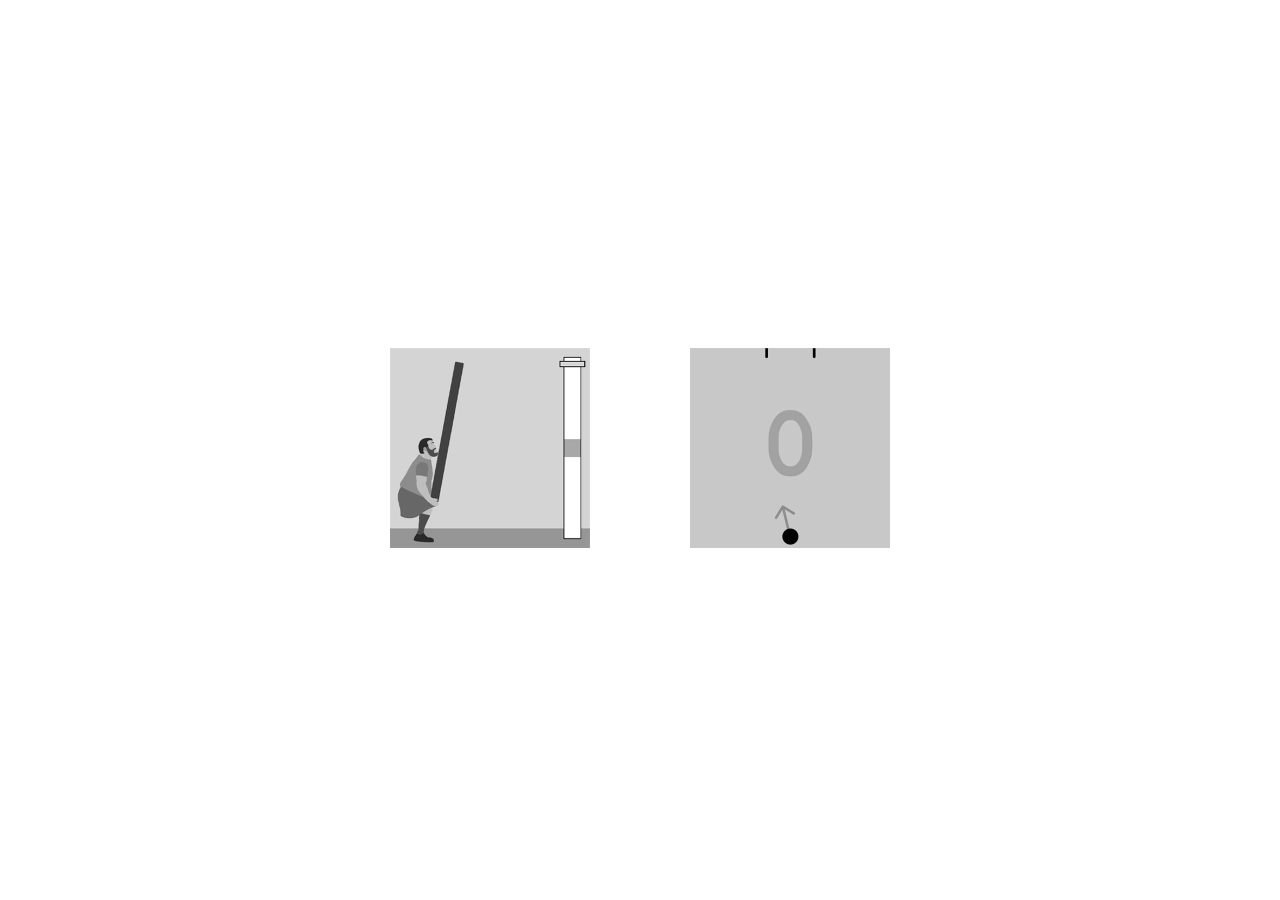
<file: index.html>
<!DOCTYPE html>
<html lang="fr">
<head>
    <meta charset="UTF-8">
    <meta http-equiv="X-UA-Compatible" content="IE=edge">
    <meta name="viewport" content="width=device-width, initial-scale=1.0">
    <title> Jeux </title>

    <link rel="stylesheet" href="styles/style.css">
    <link rel="stylesheet" href="styles/styleTel.css" media="screen and (max-width: 400px)">
    
    <link rel="icon" href="icon.png">
</head>
<body>
    <a href="tronc/index.html">
        <img src="img/bucheron.jpg" alt="Jeu de lancer de tronc">
    </a>
    <a href="hockey/index.html">
        <img src="img/hockey.jpg" alt="Jeu de hockey">
    </a>
</body>
</html>
</file>
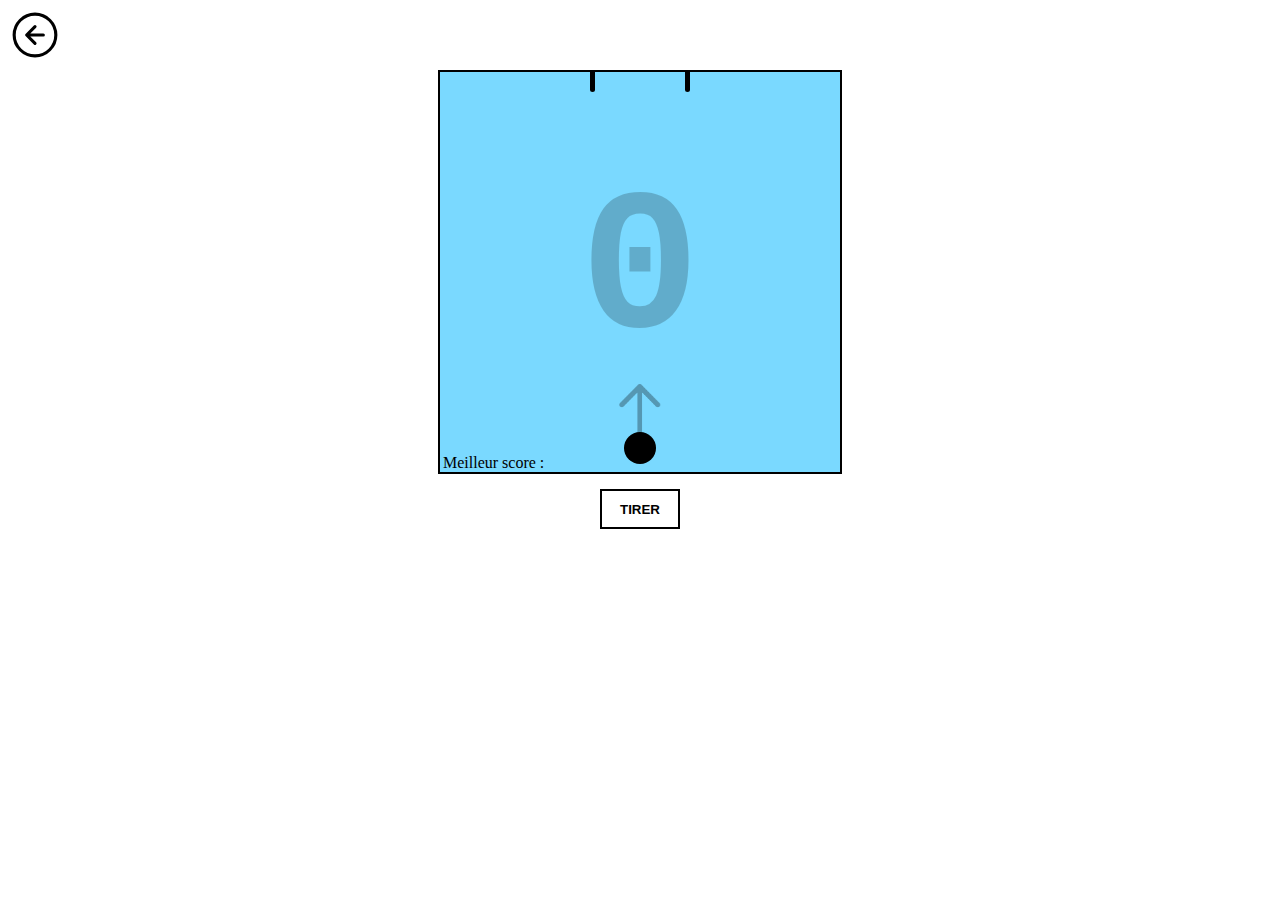
<file: hockey/index.html>
<!DOCTYPE html>
<html lang="fr">

<head>
    <meta charset="UTF-8">
    <meta http-equiv="X-UA-Compatible" content="IE=edge">
    <meta name="viewport" content="width=device-width, initial-scale=1.0">
    <title> Jeu Hockey </title>

    <link rel="stylesheet" href="styles/styleTel.css">
    <link rel="stylesheet" href="styles/styleTab.css" media="screen and (min-width: 580px)">
    
    <link rel="icon" href="../icon.png">
</head>

<body>
    <a href="../index.html">
        <svg xmlns="http://www.w3.org/2000/svg" id="back" width="50" height="50" viewBox="0 0 24 24" fill="none" stroke="#000000" stroke-width="1.5" stroke-linecap="round" stroke-linejoin="round"><circle cx="12" cy="12" r="10"/><path d="M12 8l-4 4 4 4M16 12H9"/></svg>
    </a>

    <div id="cadre">
        <div class="best"> Meilleur score : </div>

        <div id="chiffre"> 0 </div>

        <div id="but">
            <div class="poteau"></div>
            <div class="poteau"></div>
        </div>

        <div id="divPalet">
            <div id="palet"></div>
            <div id="FP1"></div>
        </div>

        <img src="images/fleche.png" alt="Flèche" id="fleche" height="17%">
    </div>

    <button id="tirer"> TIRER </button>

    <script src="script.js"></script>
</body>

</html>
</file>
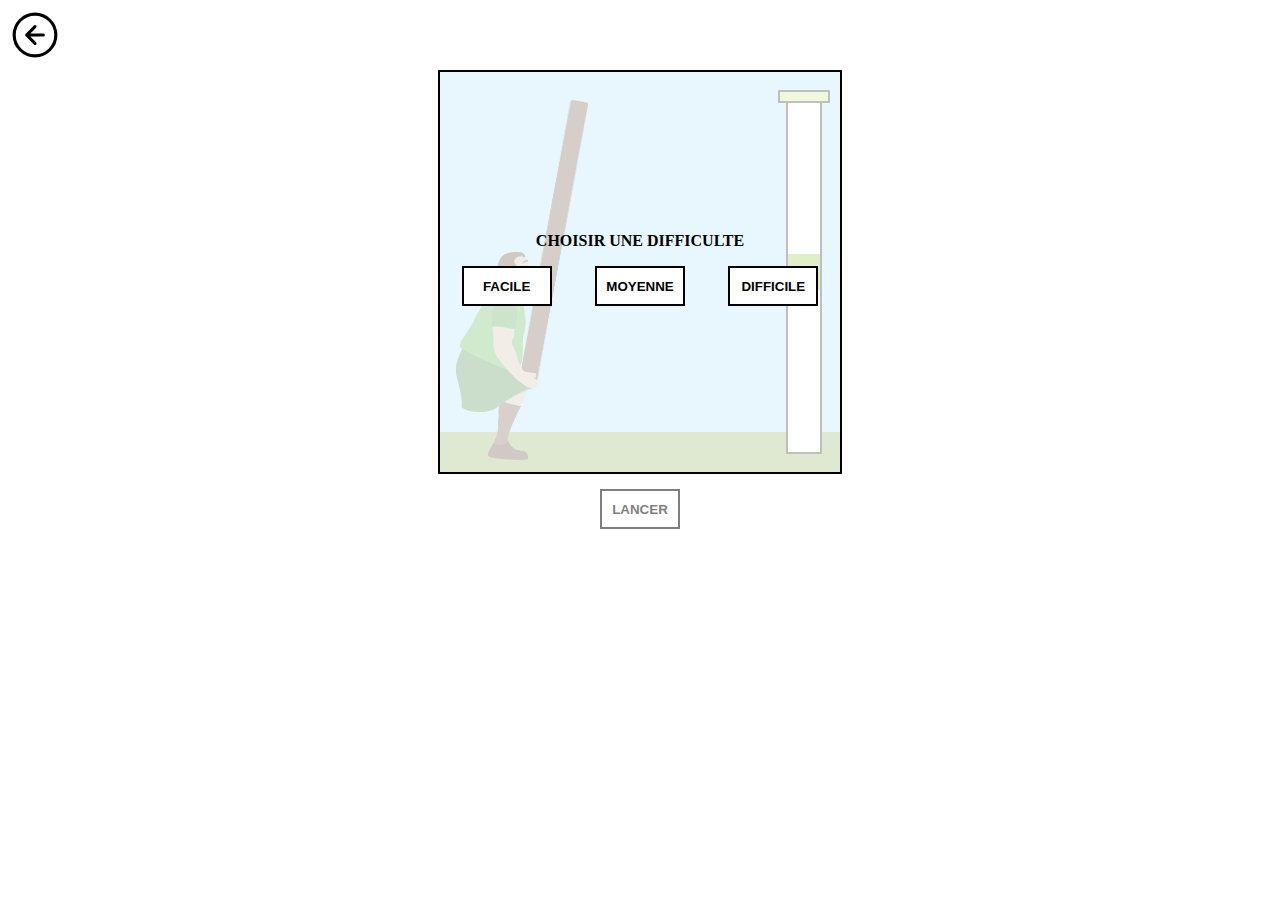
<file: tronc/index.html>
<!DOCTYPE html>
<html lang="fr">

<head>
    <meta charset="UTF-8">
    <meta http-equiv="X-UA-Compatible" content="IE=edge">
    <meta name="viewport" content="width=device-width, initial-scale=1.0">
    <title> Jeu Tronc </title>

    <link rel="stylesheet" href="styles/styleTel.css">
    <link rel="stylesheet" href="styles/styleTab.css" media="screen and (min-width: 580px)">

    <link rel="icon" href="../icon.png">
</head>

<body>
    <a href="../index.html">
        <svg xmlns="http://www.w3.org/2000/svg" id="back" width="50" height="50" viewBox="0 0 24 24" fill="none" stroke="#000000" stroke-width="1.5" stroke-linecap="round" stroke-linejoin="round"><circle cx="12" cy="12" r="10"/><path d="M12 8l-4 4 4 4M16 12H9"/></svg>
    </a>

    <div id="cadre">
        
        <div id="film">
            <p> CHOISIR UNE DIFFICULTE </p>

            <div class="container">
                <button class="bouton" id="d1"> FACILE </button>
                <button class="bouton" id="d2"> MOYENNE </button>
                <button class="bouton" id="d3"> DIFFICILE </button>
            </div>
        </div>

        <div class="texte" id="vic"> VICTOIRE&nbsp! </div>
        <div class="texte" id="def"> DEFAITE... </div>

        <div class="herbe"></div>
        <div class="ciel"></div>

        <img src="bonhomme/torse.png" alt="Torse" id="torse">
        <img src="bonhomme/jambe.png" alt="Jambe" id="jambe">
        <img src="bonhomme/cuisse.png" alt="Cuisse" id="cuisse">
        <img src="bonhomme/bras.png" alt="Bras" id="bras">
        <img src="bonhomme/tronc.png" alt="Tronc" id="tronc">
        <img src="bonhomme/kilt.png" alt="Kilt" id="kilt">

        <div class="slider">
            <div class="winZone"></div>
            <div class="barre"></div>
        </div>
    </div>

    <button id="lancerTronc"> LANCER </button>
    <button id="recommencer"> RECOMMENCER </button>

    <script src="script.js"></script>
</body>

</html>
</file>
<file: styles/style.css>
body {
    margin: 0;
    height: 100vh;

    display: flex;
    flex-direction: row;

    align-items: center;
    justify-content: center;

    gap: 100px;
}

img {
    height: 200px;
    width: 200px;

    transform: scale(1);
    filter: grayscale();

    transition: 0.3s;
}

img:hover {
    transform: scale(1.2);
    filter: none;
}
</file>
<file: styles/styleTel.css>
body {
    height: 100vh;
    align-items: center;
    flex-direction: column;
}

img {
    filter: none;
}
</file>
<file: hockey/styles/styleTel.css>
body {
    margin: 0;

    font-family: Roboto;
}

#back {
    position: absolute;
    top: 10px;
    left: 10px;

    cursor: pointer;
}

#cadre {
    position: relative;

    display: flex;
    justify-content: center;

    margin: 70px auto 15px;

    width: 90vw;
    height: 90vw;

    overflow: hidden;

    border: 2px black solid;

    background: rgb(122, 217, 255);
}

.cadre2 {
    background: rgb(29, 172, 29) !important;
}

#chiffre {
    position: absolute;

    top: 50%;
    left: 50%;

    transform: translate(-50%, -50%);

    font-size: 200px;

    font-family: 'Courier New', Courier, monospace;
    font-weight: bold;

    opacity: 0.2;
}

#but {
    display: flex;
    justify-content: space-between;

    width: 25%;
}

.poteau {
    width: 5%;
    height: 5%;

    background: black;

    border-bottom-left-radius: 5px;
    border-bottom-right-radius: 5px;
}

/* ELEMENTS DU JEU */

#fleche {
    position: absolute;

    transform-origin: center bottom;

    bottom: 5%;
    left: 50%;

    transform: translateX(-50%);

    opacity: 0.3;

    animation: rotationFleche 1s linear infinite alternate;
}

#divPalet {
    position: absolute;

    height: 100%;
    width: 8%;

    transform-origin: 50% 94%;

    animation: rotation 1s linear infinite alternate;
}

@keyframes rotationFleche {
    0% {
        transform: translateX(-50%) rotate(-45deg)
    }

    100% {
        transform: translateX(-50%) rotate(45deg);
    }
}

@keyframes rotation {
    0% {
        transform: rotate(-45deg)
    }

    100% {
        transform: rotate(45deg);
    }
}

#palet {
    position: absolute;

    bottom: 2%;

    width: 100%;
    height: 8%;
    border-radius: 100%;

    background: black;

}

.paletTire {
    transform: translateY(-1400%);
    transition: 0.4s linear;
}

#FP1 {
    position: absolute;

    bottom: 2%;

    width: 100%;
    height: 8%;
    border-radius: 100%;

    background: black;
    
    transform: scale(0);
}

.FP2 {
    transform: scale(1) !important;
    
    transition: 0.1s linear;
}


#tirer {
    cursor: pointer;

    display: block;

    width: 80px;
    height: 40px;

    font-weight: bold;

    background: white;
    border: 2px black solid;

    margin: 0 auto;
}

.best {
    position: absolute;
    left: 3px;
    bottom: 0;
}
</file>
<file: hockey/styles/styleTab.css>
#cadre{
    width: 400px;
    height: 400px;
}
</file>
<file: tronc/styles/styleTel.css>
body {
    margin: 0;

    font-family: Roboto;
}

#back {
    position: absolute;
    top: 10px;
    left: 10px;

    cursor: pointer;
}

#cadre {
    position: relative;

    display: flex;
    align-items: center;
    justify-content: end;

    margin: 70px auto 15px;

    width: 90vw;
    height: 90vw;

    overflow: hidden;

    border: 2px black solid;
}

.texte {
    position: absolute;

    text-align: center;

    font-weight: bold;
    font-size: 10vw;

    color: white;

    text-shadow: 2px 1px rgba(0, 0, 0, 0.75);

    left: 50%;
    top: 50%;
    transform: translate(-50%, -50%);

    opacity: 0;

    z-index: 10;
}

#film {
    position: absolute;

    text-align: center;
    font-weight: bold;

    top: 0;
    bottom: 0;
    left: 0;
    right: 0;

    background: rgba(255, 255, 255, 0.75);

    z-index: 11;
}

#film p {
    margin-top: 40%;
}

.container {
    display: flex;
    justify-content: space-around;
    align-items: center;
}

#def {
    left: 55%;
}

.visible {
    transition: 1s;
    opacity: 1;
}

/* ELEMENTS DU PERSONNAGE */

#torse {
    position: absolute;
    height: 30%;
    bottom: 25%;
    left: 5%;

    z-index: 4;
}

#jambe {
    position: absolute;
    height: 10%;
    bottom: 19%;
    left: 5%;

    z-index: 1;
}

#cuisse {
    position: absolute;
    height: 20%;
    bottom: 3%;
    left: 12%;

    z-index: 2;
}

#bras {
    position: absolute;
    height: 22%;
    bottom: 21%;
    left: 13%;

    transform-origin: 25% 10%;

    z-index: 6;
}

#tronc {
    position: absolute;

    transform-origin: 12% 100%;

    height: 70%;
    bottom: 23%;
    left: 20%;

    z-index: 5;
}

#kilt {
    position: absolute;
    height: 18%;
    bottom: 15%;
    left: 4%;

    z-index: 3;
}

/* FOND */

.herbe {
    position: absolute;

    height: 90%;
    width: 100%;
    top: 0;

    background: rgb(161, 223, 248);
}

.ciel {
    position: absolute;

    height: 10%;
    width: 100%;
    bottom: 0;

    background: #81a34a;
}

/* ANIMATIONS */

.victoire #tronc {
    transform-origin: 50% 50%;
    animation: troncV 0.7s forwards linear;
}

.victoire #bras {
    animation: brasV 1.3s forwards ease;
}

@keyframes troncV {
    0% {
        transform: translate(0, 0) rotate(0)
    }

    50% {
        transform: translate(225%, -50%) rotate(85deg);
    }

    100% {
        transform: translate(300%, 25%) rotate(170deg)
    }
}

@keyframes brasV {
    0% {
        transform: rotate(0);
    }

    25% {
        transform: rotate(-180deg)
    }

    75% {
        transform: rotate(-180deg)
    }

    100% {
        transform: rotate(0);
    }
}

.defaite #tronc {
    animation: troncD 0.5s forwards cubic-bezier(.66, .19, 1, 1);
}

.defaite #bras {
    animation: brasD 1.3s forwards ease;
}

@keyframes troncD {
    0% {
        transform: translateY(0) rotate(0);
    }

    25% {
        transform: translate(70%, -20%) rotate(20deg);
    }

    100% {
        transform: translate(120%, 20%) rotate(80deg);
    }
}

@keyframes brasD {
    0% {
        transform: rotate(0);
    }

    25% {
        transform: rotate(-60deg)
    }

    75% {
        transform: rotate(-60deg)
    }

    100% {
        transform: rotate(0);
    }
}

/* SLIDER & BOUTONS */

.slider {
    position: relative;

    margin: 5%;

    height: 90%;
    width: 8%;
    outline: 2px solid black;

    background: rgb(255, 255, 255);

    z-index: 9;
}

.winZone {
    position: absolute;

    top: 50%;
    transform: translateY(-50%);

    width: 100%;
    height: 10%;
    background: #86BE29;
}

.barre {
    position: absolute;

    width: 150%;
    height: 2.5%;
    left: 50%;
    transform: translateX(-50%);

    background: #bae477;

    outline: 2px solid black;
}

.barreAnim1 {
    animation: curseur 1.5s linear infinite alternate;
}

.barreAnim2 {
    animation: curseur 1s linear infinite alternate;
}

.barreAnim3 {
    animation: curseur 0.5s linear infinite alternate;
}

@keyframes curseur {
    0% {
        top: -3%;
    }

    100% {
        top: 100%
    }
}

#lancerTronc {
    cursor: pointer;

    display: block;

    width: 80px;
    height: 40px;

    font-weight: bold;

    background: white;
    border: 2px black solid;

    pointer-events: none;

    opacity: 0.5;

    margin: 0 auto;
}

#recommencer {
    display: none;

    cursor: pointer;

    width: 120px;
    height: 40px;

    font-weight: bold;

    background: white;
    border: 2px black solid;

    margin: 0 auto;
}

.cliquable {
    pointer-events: all !important;
    
    opacity: 1 !important;
}

.bouton {
    cursor: pointer;

    display: block;

    width: 90px;
    height: 40px;

    font-weight: bold;

    background: white;
    border: 2px black solid;
}
</file>
<file: tronc/styles/styleTab.css>
#cadre{
    width: 400px;
    height: 400px;
}

.texte{
    font-size: 30px;
}
</file>
